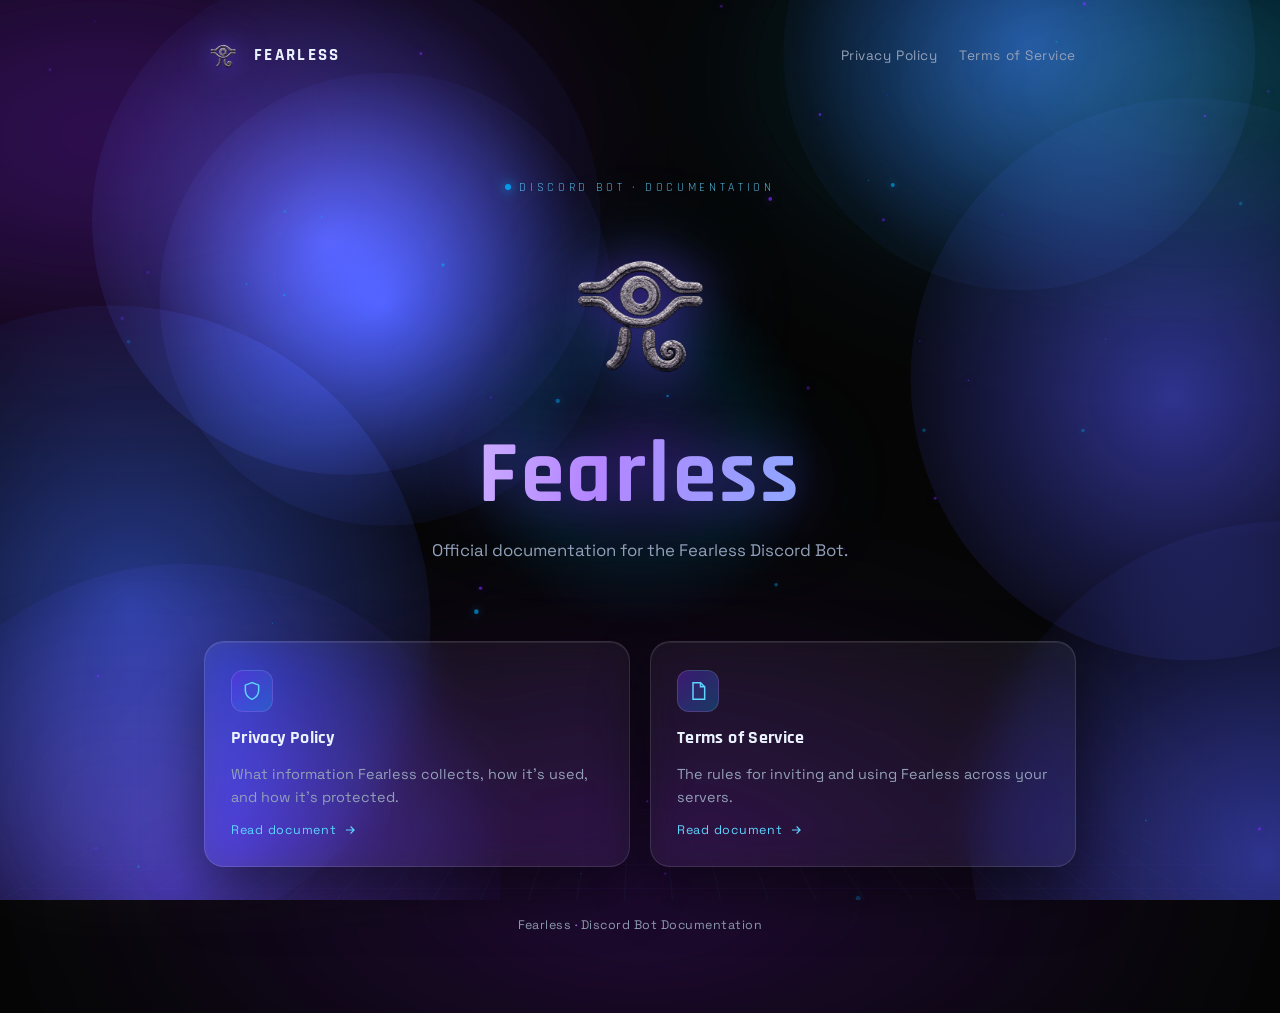
<file: index.html>
<!DOCTYPE html>
<html lang="en">
<head>
<meta charset="UTF-8">
<meta name="viewport" content="width=device-width, initial-scale=1.0">
<title>Fearless — Documentation</title>
<link rel="preconnect" href="https://fonts.googleapis.com">
<link rel="preconnect" href="https://fonts.gstatic.com" crossorigin>
<link href="https://fonts.googleapis.com/css2?family=Rajdhani:wght@600;700&family=Space+Grotesk:wght@400;500&display=swap" rel="stylesheet">
<link rel="stylesheet" href="style.css">
</head>
<body>

  <canvas id="liquid-canvas" class="bg-layer"></canvas>
  <canvas id="particle-canvas" class="bg-layer"></canvas>
  <div class="aurora"></div>
  <div class="mist"></div>
  <div class="grid-floor"></div>
  <div class="spotlight"></div>

  <div class="page">
    <header class="top">
      <a class="brand" href="index.html">
        <img class="brand-logo" src="logo.png" alt="Fearless logo">
        <span class="brand-name">Fearless</span>
      </a>
      <nav class="top-nav">
        <a href="privacy.html">Privacy Policy</a>
        <a href="terms.html">Terms of Service</a>
      </nav>
    </header>

    <section class="hero">
      <span class="eyebrow">Discord Bot · Documentation</span>
      <img class="hero-logo" src="logo.png" alt="Fearless logo">
      <h1>Fearless</h1>
      <p class="lede">Official documentation for the Fearless Discord Bot.</p>
    </section>

    <section class="doc-grid">
      <a class="glass doc-card" href="privacy.html">
        <span class="doc-icon">
          <svg viewBox="0 0 24 24" fill="none" stroke="currentColor" stroke-width="1.8"><path d="M12 2 4 5v6c0 5 3.4 9 8 11 4.6-2 8-6 8-11V5l-8-3Z"/></svg>
        </span>
        <h3>Privacy Policy</h3>
        <p>What information Fearless collects, how it's used, and how it's protected.</p>
        <span class="go">Read document
          <svg viewBox="0 0 24 24" fill="none" stroke="currentColor" stroke-width="2"><path d="M5 12h14M13 6l6 6-6 6"/></svg>
        </span>
      </a>

      <a class="glass doc-card" href="terms.html">
        <span class="doc-icon">
          <svg viewBox="0 0 24 24" fill="none" stroke="currentColor" stroke-width="1.8"><path d="M6 2h9l5 5v15H6V2Z"/><path d="M15 2v5h5"/></svg>
        </span>
        <h3>Terms of Service</h3>
        <p>The rules for inviting and using Fearless across your servers.</p>
        <span class="go">Read document
          <svg viewBox="0 0 24 24" fill="none" stroke="currentColor" stroke-width="2"><path d="M5 12h14M13 6l6 6-6 6"/></svg>
        </span>
      </a>
    </section>

    <footer class="site">Fearless <span>·</span> Discord Bot Documentation</footer>
  </div>

<script src="app.js"></script>
</body>
</html>
</file>
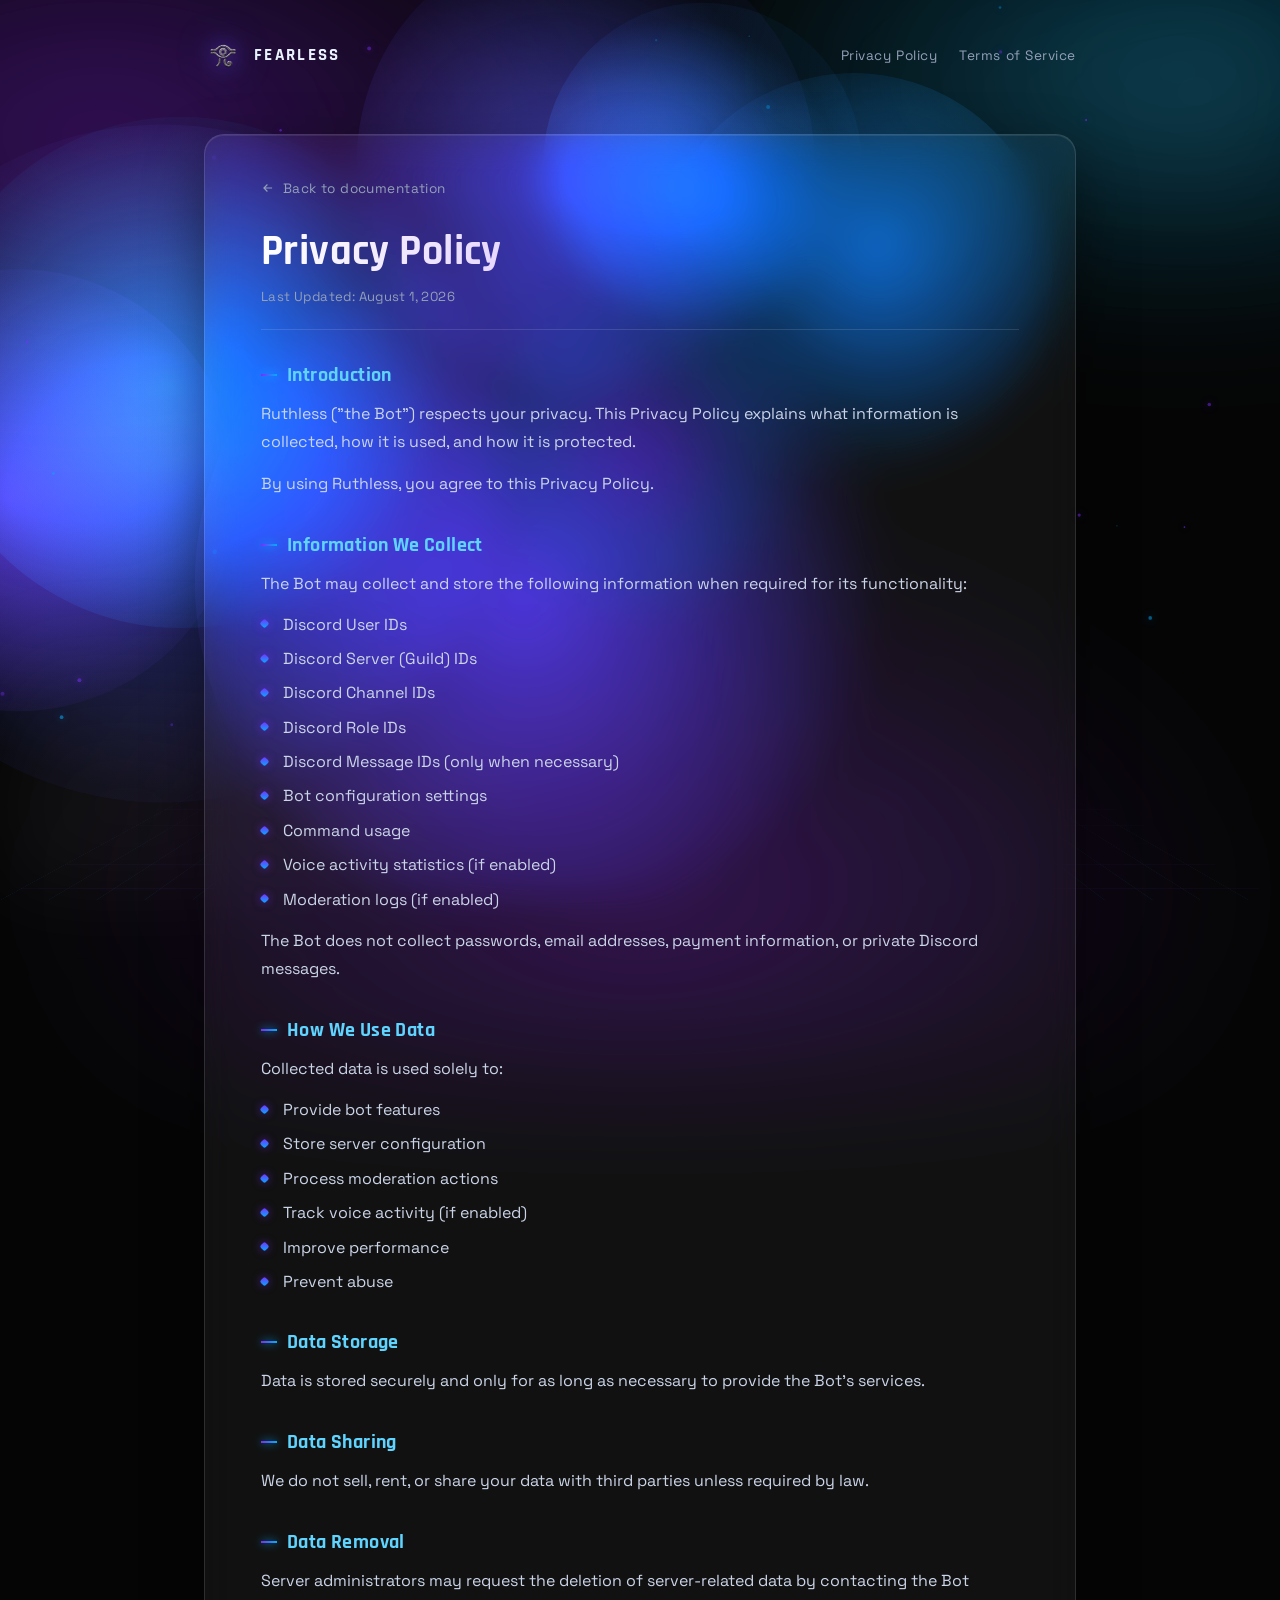
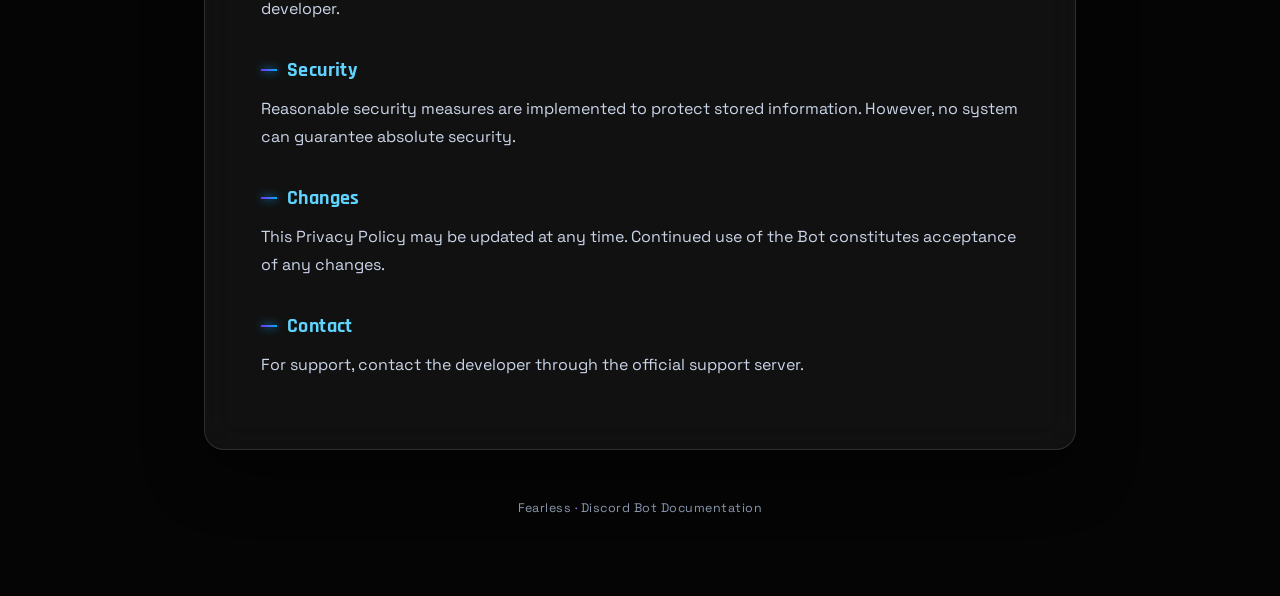
<file: privacy.html>
<!DOCTYPE html>
<html lang="en">
<head>
<meta charset="UTF-8">
<meta name="viewport" content="width=device-width, initial-scale=1.0">
<title>Privacy Policy — Fearless</title>
<link rel="preconnect" href="https://fonts.googleapis.com">
<link rel="preconnect" href="https://fonts.gstatic.com" crossorigin>
<link href="https://fonts.googleapis.com/css2?family=Rajdhani:wght@600;700&family=Space+Grotesk:wght@400;500&display=swap" rel="stylesheet">
<link rel="stylesheet" href="style.css">
</head>
<body>

  <canvas id="liquid-canvas" class="bg-layer"></canvas>
  <canvas id="particle-canvas" class="bg-layer"></canvas>
  <div class="aurora"></div>
  <div class="mist"></div>
  <div class="grid-floor"></div>
  <div class="spotlight"></div>

  <div class="page">
    <header class="top">
      <a class="brand" href="index.html">
        <img class="brand-logo" src="logo.png" alt="Fearless logo">
        <span class="brand-name">Fearless</span>
      </a>
      <nav class="top-nav">
        <a href="privacy.html">Privacy Policy</a>
        <a href="terms.html">Terms of Service</a>
      </nav>
    </header>

    <div class="glass doc-shell">
      <a class="back-link" href="index.html">
        <svg viewBox="0 0 24 24" fill="none" stroke="currentColor" stroke-width="2"><path d="M19 12H5M11 6l-6 6 6 6"/></svg>
        Back to documentation
      </a>

      <div class="doc-head">
        <h1>Privacy Policy</h1>
        <div class="updated">Last Updated: August 1, 2026</div>
      </div>

      <div class="doc-body">
        <h2>Introduction</h2>
        <p>Ruthless ("the Bot") respects your privacy. This Privacy Policy explains what information is collected, how it is used, and how it is protected.</p>
        <p>By using Ruthless, you agree to this Privacy Policy.</p>

        <h2>Information We Collect</h2>
        <p>The Bot may collect and store the following information when required for its functionality:</p>
        <ul>
          <li>Discord User IDs</li>
          <li>Discord Server (Guild) IDs</li>
          <li>Discord Channel IDs</li>
          <li>Discord Role IDs</li>
          <li>Discord Message IDs (only when necessary)</li>
          <li>Bot configuration settings</li>
          <li>Command usage</li>
          <li>Voice activity statistics (if enabled)</li>
          <li>Moderation logs (if enabled)</li>
        </ul>
        <p>The Bot does not collect passwords, email addresses, payment information, or private Discord messages.</p>

        <h2>How We Use Data</h2>
        <p>Collected data is used solely to:</p>
        <ul>
          <li>Provide bot features</li>
          <li>Store server configuration</li>
          <li>Process moderation actions</li>
          <li>Track voice activity (if enabled)</li>
          <li>Improve performance</li>
          <li>Prevent abuse</li>
        </ul>

        <h2>Data Storage</h2>
        <p>Data is stored securely and only for as long as necessary to provide the Bot's services.</p>

        <h2>Data Sharing</h2>
        <p>We do not sell, rent, or share your data with third parties unless required by law.</p>

        <h2>Data Removal</h2>
        <p>Server administrators may request the deletion of server-related data by contacting the Bot developer.</p>

        <h2>Security</h2>
        <p>Reasonable security measures are implemented to protect stored information. However, no system can guarantee absolute security.</p>

        <h2>Changes</h2>
        <p>This Privacy Policy may be updated at any time. Continued use of the Bot constitutes acceptance of any changes.</p>

        <h2>Contact</h2>
        <p>For support, contact the developer through the official support server.</p>
      </div>
    </div>

    <footer class="site">Fearless <span>·</span> Discord Bot Documentation</footer>
  </div>

<script src="app.js"></script>
</body>
</html>
</file>
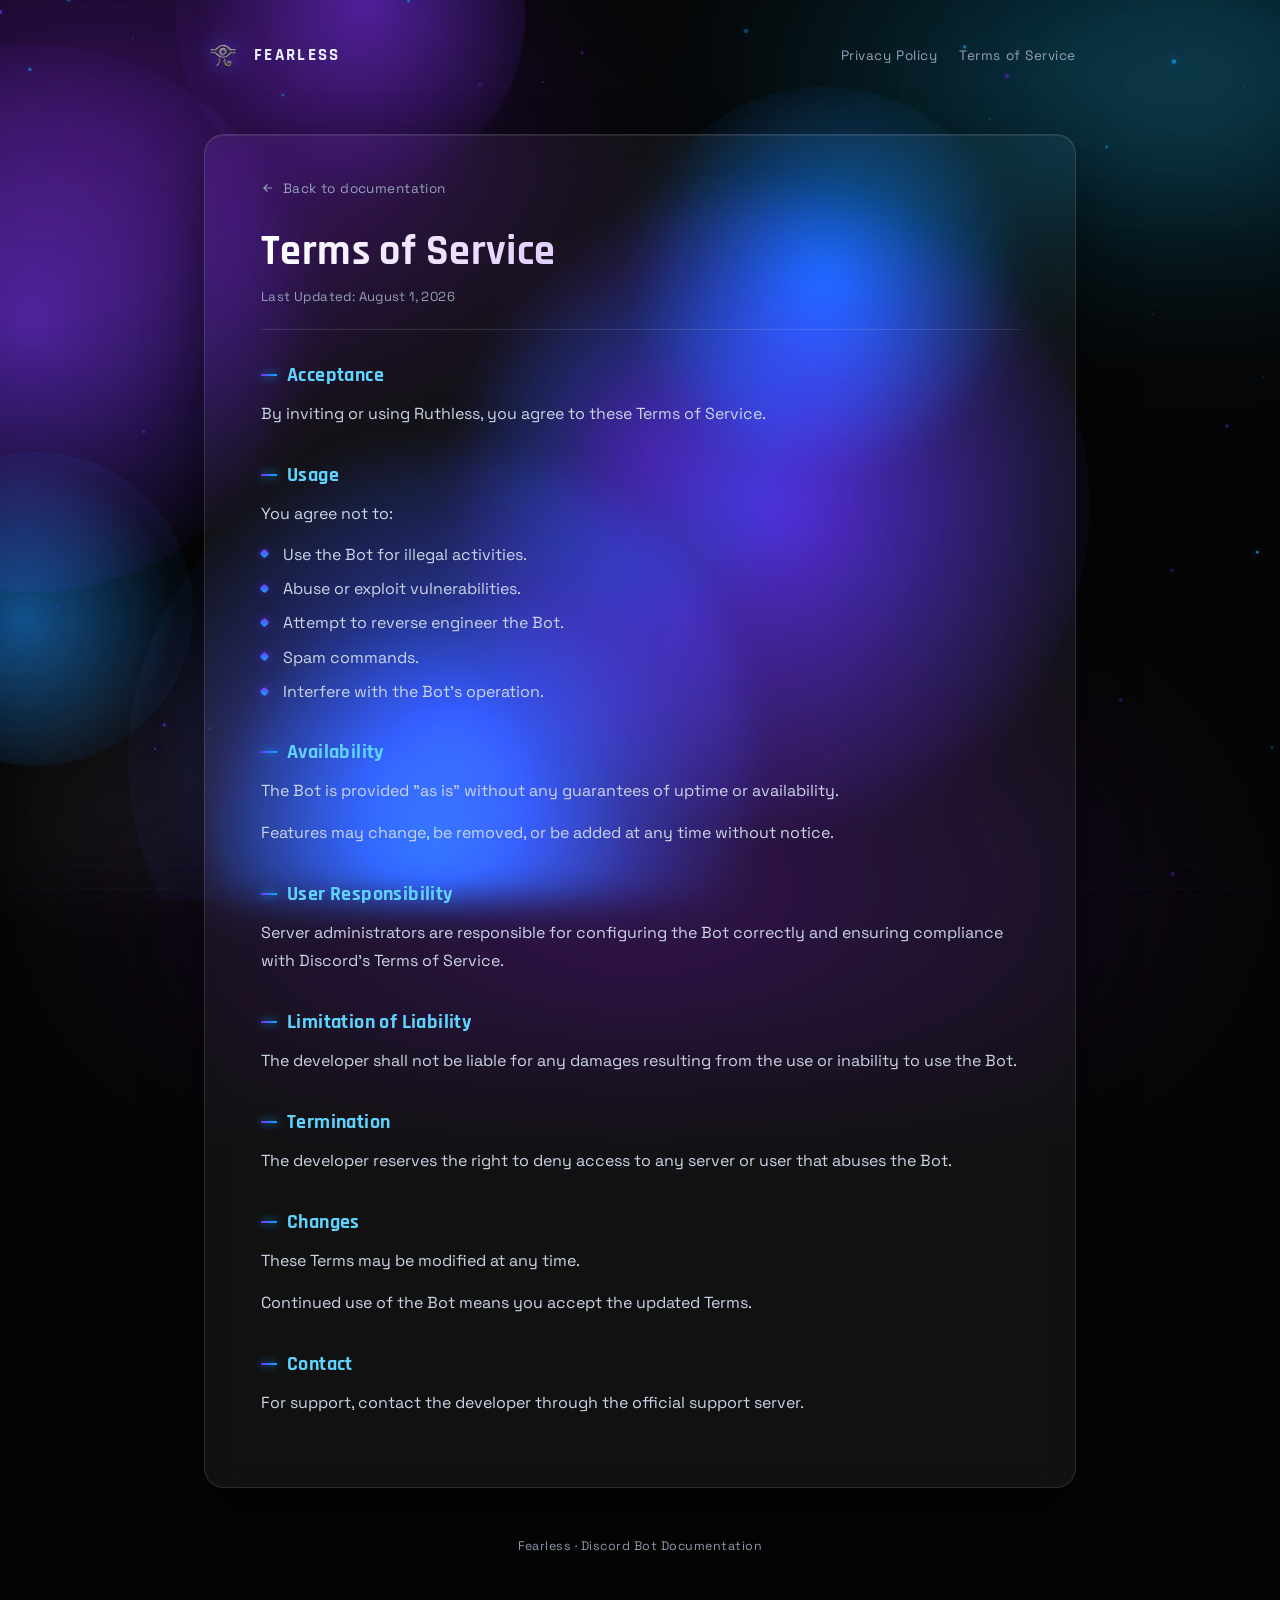
<file: terms.html>
<!DOCTYPE html>
<html lang="en">
<head>
<meta charset="UTF-8">
<meta name="viewport" content="width=device-width, initial-scale=1.0">
<title>Terms of Service — Fearless</title>
<link rel="preconnect" href="https://fonts.googleapis.com">
<link rel="preconnect" href="https://fonts.gstatic.com" crossorigin>
<link href="https://fonts.googleapis.com/css2?family=Rajdhani:wght@600;700&family=Space+Grotesk:wght@400;500&display=swap" rel="stylesheet">
<link rel="stylesheet" href="style.css">
</head>
<body>

  <canvas id="liquid-canvas" class="bg-layer"></canvas>
  <canvas id="particle-canvas" class="bg-layer"></canvas>
  <div class="aurora"></div>
  <div class="mist"></div>
  <div class="grid-floor"></div>
  <div class="spotlight"></div>

  <div class="page">
    <header class="top">
      <a class="brand" href="index.html">
        <img class="brand-logo" src="logo.png" alt="Fearless logo">
        <span class="brand-name">Fearless</span>
      </a>
      <nav class="top-nav">
        <a href="privacy.html">Privacy Policy</a>
        <a href="terms.html">Terms of Service</a>
      </nav>
    </header>

    <div class="glass doc-shell">
      <a class="back-link" href="index.html">
        <svg viewBox="0 0 24 24" fill="none" stroke="currentColor" stroke-width="2"><path d="M19 12H5M11 6l-6 6 6 6"/></svg>
        Back to documentation
      </a>

      <div class="doc-head">
        <h1>Terms of Service</h1>
        <div class="updated">Last Updated: August 1, 2026</div>
      </div>

      <div class="doc-body">
        <h2>Acceptance</h2>
        <p>By inviting or using Ruthless, you agree to these Terms of Service.</p>

        <h2>Usage</h2>
        <p>You agree not to:</p>
        <ul>
          <li>Use the Bot for illegal activities.</li>
          <li>Abuse or exploit vulnerabilities.</li>
          <li>Attempt to reverse engineer the Bot.</li>
          <li>Spam commands.</li>
          <li>Interfere with the Bot's operation.</li>
        </ul>

        <h2>Availability</h2>
        <p>The Bot is provided "as is" without any guarantees of uptime or availability.</p>
        <p>Features may change, be removed, or be added at any time without notice.</p>

        <h2>User Responsibility</h2>
        <p>Server administrators are responsible for configuring the Bot correctly and ensuring compliance with Discord's Terms of Service.</p>

        <h2>Limitation of Liability</h2>
        <p>The developer shall not be liable for any damages resulting from the use or inability to use the Bot.</p>

        <h2>Termination</h2>
        <p>The developer reserves the right to deny access to any server or user that abuses the Bot.</p>

        <h2>Changes</h2>
        <p>These Terms may be modified at any time.</p>
        <p>Continued use of the Bot means you accept the updated Terms.</p>

        <h2>Contact</h2>
        <p>For support, contact the developer through the official support server.</p>
      </div>
    </div>

    <footer class="site">Fearless <span>·</span> Discord Bot Documentation</footer>
  </div>

<script src="app.js"></script>
</body>
</html>
</file>
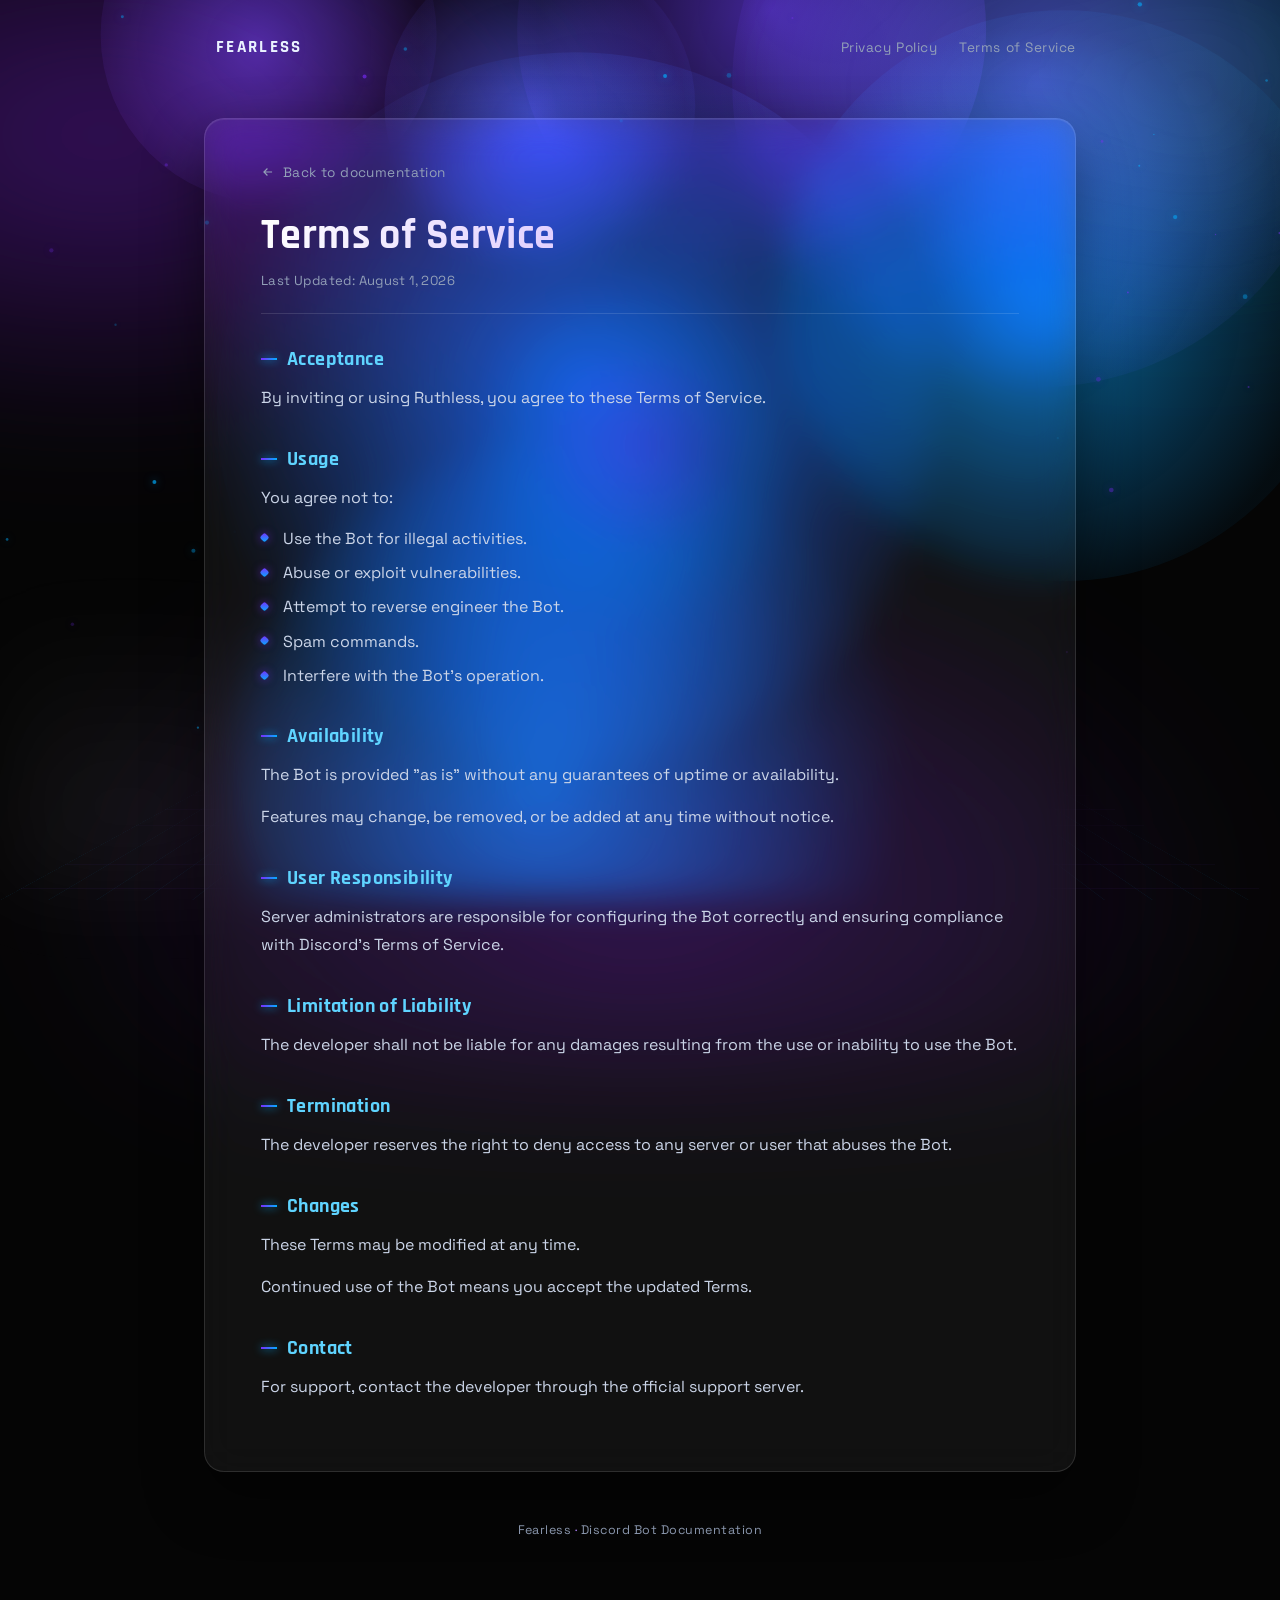
<file: trems.html>
<!DOCTYPE html>
<html lang="en">
<head>
<meta charset="UTF-8">
<meta name="viewport" content="width=device-width, initial-scale=1.0">
<title>Terms of Service — Fearless</title>
<link rel="preconnect" href="https://fonts.googleapis.com">
<link rel="preconnect" href="https://fonts.gstatic.com" crossorigin>
<link href="https://fonts.googleapis.com/css2?family=Rajdhani:wght@600;700&family=Space+Grotesk:wght@400;500&display=swap" rel="stylesheet">
<link rel="stylesheet" href="style.css">
</head>
<body>

  <canvas id="liquid-canvas" class="bg-layer"></canvas>
  <canvas id="particle-canvas" class="bg-layer"></canvas>
  <div class="aurora"></div>
  <div class="mist"></div>
  <div class="grid-floor"></div>
  <div class="spotlight"></div>

  <div class="page">
    <header class="top">
      <a class="brand" href="index.html">
        <span class="brand-mark"></span>
        <span class="brand-name">Fearless</span>
      </a>
      <nav class="top-nav">
        <a href="privacy.html">Privacy Policy</a>
        <a href="terms.html">Terms of Service</a>
      </nav>
    </header>

    <div class="glass doc-shell">
      <a class="back-link" href="index.html">
        <svg viewBox="0 0 24 24" fill="none" stroke="currentColor" stroke-width="2"><path d="M19 12H5M11 6l-6 6 6 6"/></svg>
        Back to documentation
      </a>

      <div class="doc-head">
        <h1>Terms of Service</h1>
        <div class="updated">Last Updated: August 1, 2026</div>
      </div>

      <div class="doc-body">
        <h2>Acceptance</h2>
        <p>By inviting or using Ruthless, you agree to these Terms of Service.</p>

        <h2>Usage</h2>
        <p>You agree not to:</p>
        <ul>
          <li>Use the Bot for illegal activities.</li>
          <li>Abuse or exploit vulnerabilities.</li>
          <li>Attempt to reverse engineer the Bot.</li>
          <li>Spam commands.</li>
          <li>Interfere with the Bot's operation.</li>
        </ul>

        <h2>Availability</h2>
        <p>The Bot is provided "as is" without any guarantees of uptime or availability.</p>
        <p>Features may change, be removed, or be added at any time without notice.</p>

        <h2>User Responsibility</h2>
        <p>Server administrators are responsible for configuring the Bot correctly and ensuring compliance with Discord's Terms of Service.</p>

        <h2>Limitation of Liability</h2>
        <p>The developer shall not be liable for any damages resulting from the use or inability to use the Bot.</p>

        <h2>Termination</h2>
        <p>The developer reserves the right to deny access to any server or user that abuses the Bot.</p>

        <h2>Changes</h2>
        <p>These Terms may be modified at any time.</p>
        <p>Continued use of the Bot means you accept the updated Terms.</p>

        <h2>Contact</h2>
        <p>For support, contact the developer through the official support server.</p>
      </div>
    </div>

    <footer class="site">Fearless <span>·</span> Discord Bot Documentation</footer>
  </div>

<script src="app.js"></script>
</body>
</html>
</file>
<file: style.css>
/* ==========================================================================
   FEARLESS — "Liquid Void" theme
   Neon Purple (#7B2CFF) x Electric Blue (#00AFFF) on Black (#050505)
   Full rewrite — glassmorphism, liquid motion, aurora, mouse spotlight
   ========================================================================== */

/* ---------- tokens ---------- */

:root{
  --void:        #050505;
  --void-2:      #0a0a10;
  --purple:      #7B2CFF;
  --purple-soft: #B385FF;
  --blue:        #00AFFF;
  --blue-soft:   #5FD4FF;

  --glass:       rgba(255,255,255,0.05);
  --glass-2:     rgba(255,255,255,0.08);
  --glass-brd:   rgba(255,255,255,0.12);

  --text:        #EAF2FF;
  --text-dim:    #93A0B8;
  --text-faint:  #5C6580;

  --font-display:'Rajdhani', 'Segoe UI', sans-serif;
  --font-body:   'Space Grotesk', 'Segoe UI', sans-serif;

  --radius-lg: 20px;
  --radius-md: 14px;
  --radius-sm: 10px;
}

/* ---------- reset ---------- */

*{ box-sizing:border-box; }
html{ scroll-behavior:smooth; }

body{
  margin:0;
  min-height:100vh;
  background:var(--void);
  color:var(--text);
  font-family:var(--font-body);
  overflow-x:hidden;
  position:relative;
}

a{ color:inherit; }
ul{ margin:0; padding:0; }

::selection{
  background:rgba(123,44,255,0.4);
  color:#fff;
}

/* ---------- atmospheric background layers ---------- */

.bg-layer{
  position:fixed;
  inset:0;
  z-index:0;
  pointer-events:none;
}

#liquid-canvas{ position:fixed; inset:0; z-index:0; }
#particle-canvas{ position:fixed; inset:0; z-index:1; }

.aurora{
  position:fixed;
  inset:-20%;
  z-index:0;
  background:
    radial-gradient(45% 35% at 20% 25%, rgba(123,44,255,0.35), transparent 70%),
    radial-gradient(40% 30% at 80% 20%, rgba(0,175,255,0.30), transparent 70%),
    radial-gradient(50% 40% at 50% 85%, rgba(123,44,255,0.20), transparent 70%);
  filter:blur(60px) saturate(140%);
  animation:aurora-drift 22s ease-in-out infinite alternate;
  mix-blend-mode:screen;
}

@keyframes aurora-drift{
  0%   { transform:translate3d(-3%,-2%,0) rotate(0deg) scale(1); }
  50%  { transform:translate3d(3%,3%,0) rotate(4deg) scale(1.08); }
  100% { transform:translate3d(-2%,2%,0) rotate(-3deg) scale(1.04); }
}

.mist{
  position:fixed;
  inset:0;
  z-index:1;
  background:
    radial-gradient(60% 40% at 10% 90%, rgba(255,255,255,0.05), transparent 60%),
    radial-gradient(50% 30% at 95% 10%, rgba(255,255,255,0.04), transparent 60%);
  filter:blur(40px);
  animation:mist-float 30s ease-in-out infinite alternate;
}

@keyframes mist-float{
  0%   { transform:translateY(0) translateX(0); opacity:0.7; }
  100% { transform:translateY(-4%) translateX(3%); opacity:1; }
}

.spotlight{
  position:fixed;
  inset:0;
  z-index:2;
  pointer-events:none;
  background:radial-gradient(280px circle at var(--mx,50%) var(--my,50%),
              rgba(123,44,255,0.16), rgba(0,175,255,0.08) 40%, transparent 65%);
  transition:background 60ms linear;
}

.grid-floor{
  position:fixed;
  left:0; right:0; bottom:0;
  height:45vh;
  z-index:0;
  background-image:
    linear-gradient(rgba(123,44,255,0.14) 1px, transparent 1px),
    linear-gradient(90deg, rgba(0,175,255,0.14) 1px, transparent 1px);
  background-size:48px 48px;
  -webkit-mask-image:linear-gradient(to top, rgba(0,0,0,0.9), transparent);
  mask-image:linear-gradient(to top, rgba(0,0,0,0.9), transparent);
  transform:perspective(500px) rotateX(55deg);
  transform-origin:bottom;
  opacity:0.5;
}

/* ---------- page shell ---------- */

.page{
  position:relative;
  z-index:5;
  max-width:920px;
  margin:0 auto;
  padding:0 24px 80px;
}

/* ---------- header / brand ---------- */

header.top{
  display:flex;
  align-items:center;
  justify-content:space-between;
  padding:36px 0 60px;
}

.brand{
  display:flex;
  align-items:center;
  gap:12px;
  text-decoration:none;
  color:var(--text);
}

.brand-logo{
  width:38px;
  height:38px;
  border-radius:11px;
  object-fit:contain;
  display:block;
  flex:none;
  filter:drop-shadow(0 0 10px rgba(123,44,255,0.55)) drop-shadow(0 0 18px rgba(0,175,255,0.30));
  transition:filter .3s ease, transform .3s ease;
}
.brand:hover .brand-logo{
  filter:drop-shadow(0 0 14px rgba(123,44,255,0.75)) drop-shadow(0 0 26px rgba(0,175,255,0.45));
  transform:scale(1.04);
}

.brand-name{
  font-family:var(--font-display);
  font-weight:700;
  letter-spacing:0.14em;
  font-size:1.05rem;
  text-transform:uppercase;
}

.top-nav{
  display:flex;
  gap:22px;
  font-size:0.85rem;
  letter-spacing:0.04em;
}
.top-nav a{
  color:var(--text-dim);
  text-decoration:none;
  transition:color .25s ease, text-shadow .25s ease;
}
.top-nav a:hover, .top-nav a:focus-visible{
  color:var(--blue-soft);
  text-shadow:0 0 12px rgba(0,175,255,0.6);
}

/* ---------- hero ---------- */

.hero{
  text-align:center;
  padding:40px 0 70px;
}

.eyebrow{
  display:inline-flex;
  align-items:center;
  gap:8px;
  font-family:var(--font-display);
  font-size:0.72rem;
  letter-spacing:0.32em;
  text-transform:uppercase;
  color:var(--blue-soft);
  opacity:0.85;
  margin-bottom:22px;
}
.eyebrow::before{
  content:"";
  width:6px; height:6px;
  border-radius:50%;
  background:var(--blue);
  box-shadow:0 0 10px var(--blue), 0 0 20px var(--blue);
  animation:pulse-dot 1.8s ease-in-out infinite;
}
@keyframes pulse-dot{
  0%,100%{ opacity:1; transform:scale(1); }
  50%{ opacity:0.4; transform:scale(0.7); }
}

.hero-logo{
  width:188px;
  height:188px;
  border-radius:24px;
  object-fit:contain;
  margin:0 auto 26px;
  display:block;
  filter:drop-shadow(0 0 24px rgba(123,44,255,0.55)) drop-shadow(0 0 44px rgba(0,175,255,0.30));
  animation:logo-float 5s ease-in-out infinite;
}
@keyframes logo-float{
  0%,100%{ transform:translateY(0); }
  50%{ transform:translateY(-8px); }
}

.hero h1{
  font-family:var(--font-display);
  font-weight:700;
  font-size:clamp(3rem, 9vw, 5.5rem);
  letter-spacing:0.03em;
  margin:0 0 18px;
  line-height:1;
  background:linear-gradient(100deg, #fff 0%, var(--purple-soft) 45%, var(--blue-soft) 100%);
  -webkit-background-clip:text;
  background-clip:text;
  color:transparent;
  filter:drop-shadow(0 0 26px rgba(123,44,255,0.45)) drop-shadow(0 0 46px rgba(0,175,255,0.25));
}

.hero p.lede{
  max-width:520px;
  margin:0 auto;
  color:var(--text-dim);
  font-size:1.05rem;
  line-height:1.6;
}

/* ---------- glass surfaces ---------- */

.glass{
  position:relative;
  background:var(--glass);
  border:1px solid var(--glass-brd);
  border-radius:var(--radius-lg);
  backdrop-filter:blur(18px) saturate(150%);
  -webkit-backdrop-filter:blur(18px) saturate(150%);
  box-shadow:
    0 1px 0 rgba(255,255,255,0.08) inset,
    0 24px 60px rgba(0,0,0,0.45);
}

/* ---------- doc cards grid ---------- */

.doc-grid{
  display:grid;
  grid-template-columns:repeat(2, 1fr);
  gap:20px;
  margin-top:8px;
}
@media (max-width:640px){ .doc-grid{ grid-template-columns:1fr; } }

.doc-card{
  padding:28px 26px;
  text-decoration:none;
  color:var(--text);
  display:flex;
  flex-direction:column;
  gap:14px;
  transition:transform .35s cubic-bezier(.2,.8,.2,1), box-shadow .35s ease, border-color .35s ease;
}
.doc-card:hover, .doc-card:focus-visible{
  transform:translateY(-6px);
  border-color:rgba(123,44,255,0.55);
  box-shadow:
    0 1px 0 rgba(255,255,255,0.1) inset,
    0 24px 60px rgba(0,0,0,0.5),
    0 0 0 1px rgba(0,175,255,0.15),
    0 0 40px rgba(123,44,255,0.25);
}

.doc-icon{
  width:42px; height:42px;
  border-radius:12px;
  display:flex; align-items:center; justify-content:center;
  background:linear-gradient(135deg, rgba(123,44,255,0.35), rgba(0,175,255,0.25));
  border:1px solid var(--glass-brd);
  color:var(--blue-soft);
}
.doc-icon svg{ width:20px; height:20px; }

.doc-card h3{
  font-family:var(--font-display);
  margin:0;
  font-size:1.15rem;
  letter-spacing:0.02em;
}
.doc-card p{
  margin:0;
  color:var(--text-dim);
  font-size:0.9rem;
  line-height:1.55;
  flex:1;
}
.doc-card .go{
  font-size:0.78rem;
  letter-spacing:0.06em;
  color:var(--blue-soft);
  display:flex; align-items:center; gap:6px;
}
.doc-card .go svg{
  width:14px; height:14px;
  transition:transform .3s ease;
}
.doc-card:hover .go svg{ transform:translateX(4px); }

/* ---------- document / article pages ---------- */

.doc-shell{
  padding:44px clamp(22px, 5vw, 56px) 56px;
}

.doc-head{
  border-bottom:1px solid var(--glass-brd);
  padding-bottom:24px;
  margin-bottom:32px;
}
.doc-head h1{
  font-family:var(--font-display);
  font-size:clamp(1.9rem, 4vw, 2.6rem);
  letter-spacing:0.01em;
  margin:0 0 10px;
  background:linear-gradient(100deg, #fff, var(--purple-soft));
  -webkit-background-clip:text;
  background-clip:text;
  color:transparent;
}
.doc-head .updated{
  font-size:0.82rem;
  color:var(--text-dim);
  letter-spacing:0.03em;
}

.doc-body h2{
  font-family:var(--font-display);
  font-size:1.25rem;
  letter-spacing:0.02em;
  color:var(--blue-soft);
  margin:34px 0 12px;
  display:flex;
  align-items:center;
  gap:10px;
}
.doc-body h2::before{
  content:"";
  width:16px; height:2px;
  background:linear-gradient(90deg, var(--purple), var(--blue));
  box-shadow:0 0 8px var(--blue);
  flex:none;
}
.doc-body h2:first-child{ margin-top:0; }

.doc-body p{
  color:#CBD5E8;
  line-height:1.75;
  margin:0 0 14px;
}

.doc-body ul{
  margin:0 0 14px;
  padding-left:0;
  list-style:none;
}
.doc-body li{
  position:relative;
  padding-left:22px;
  color:#CBD5E8;
  line-height:1.65;
  margin-bottom:8px;
}
.doc-body li::before{
  content:"";
  position:absolute; left:0; top:0.55em;
  width:7px; height:7px;
  border-radius:2px;
  background:linear-gradient(135deg, var(--purple), var(--blue));
  box-shadow:0 0 8px rgba(123,44,255,0.6);
  transform:rotate(45deg);
}

.back-link{
  display:inline-flex;
  align-items:center;
  gap:8px;
  margin-bottom:28px;
  color:var(--text-dim);
  text-decoration:none;
  font-size:0.85rem;
  letter-spacing:0.03em;
  transition:color .25s ease;
}
.back-link:hover{ color:var(--blue-soft); }
.back-link svg{ width:14px; height:14px; }

/* ---------- footer ---------- */

footer.site{
  text-align:center;
  color:var(--text-dim);
  font-size:0.78rem;
  letter-spacing:0.04em;
  padding-top:50px;
}
footer.site span{ color:var(--purple-soft); }

/* ---------- accessibility ---------- */

a:focus-visible, .doc-card:focus-visible{
  outline:2px solid var(--blue-soft);
  outline-offset:3px;
}

@media (prefers-reduced-motion: reduce){
  .aurora, .mist, .eyebrow::before, .hero-logo{ animation:none !important; }
  .doc-card{ transition:none; }
}
</file>
